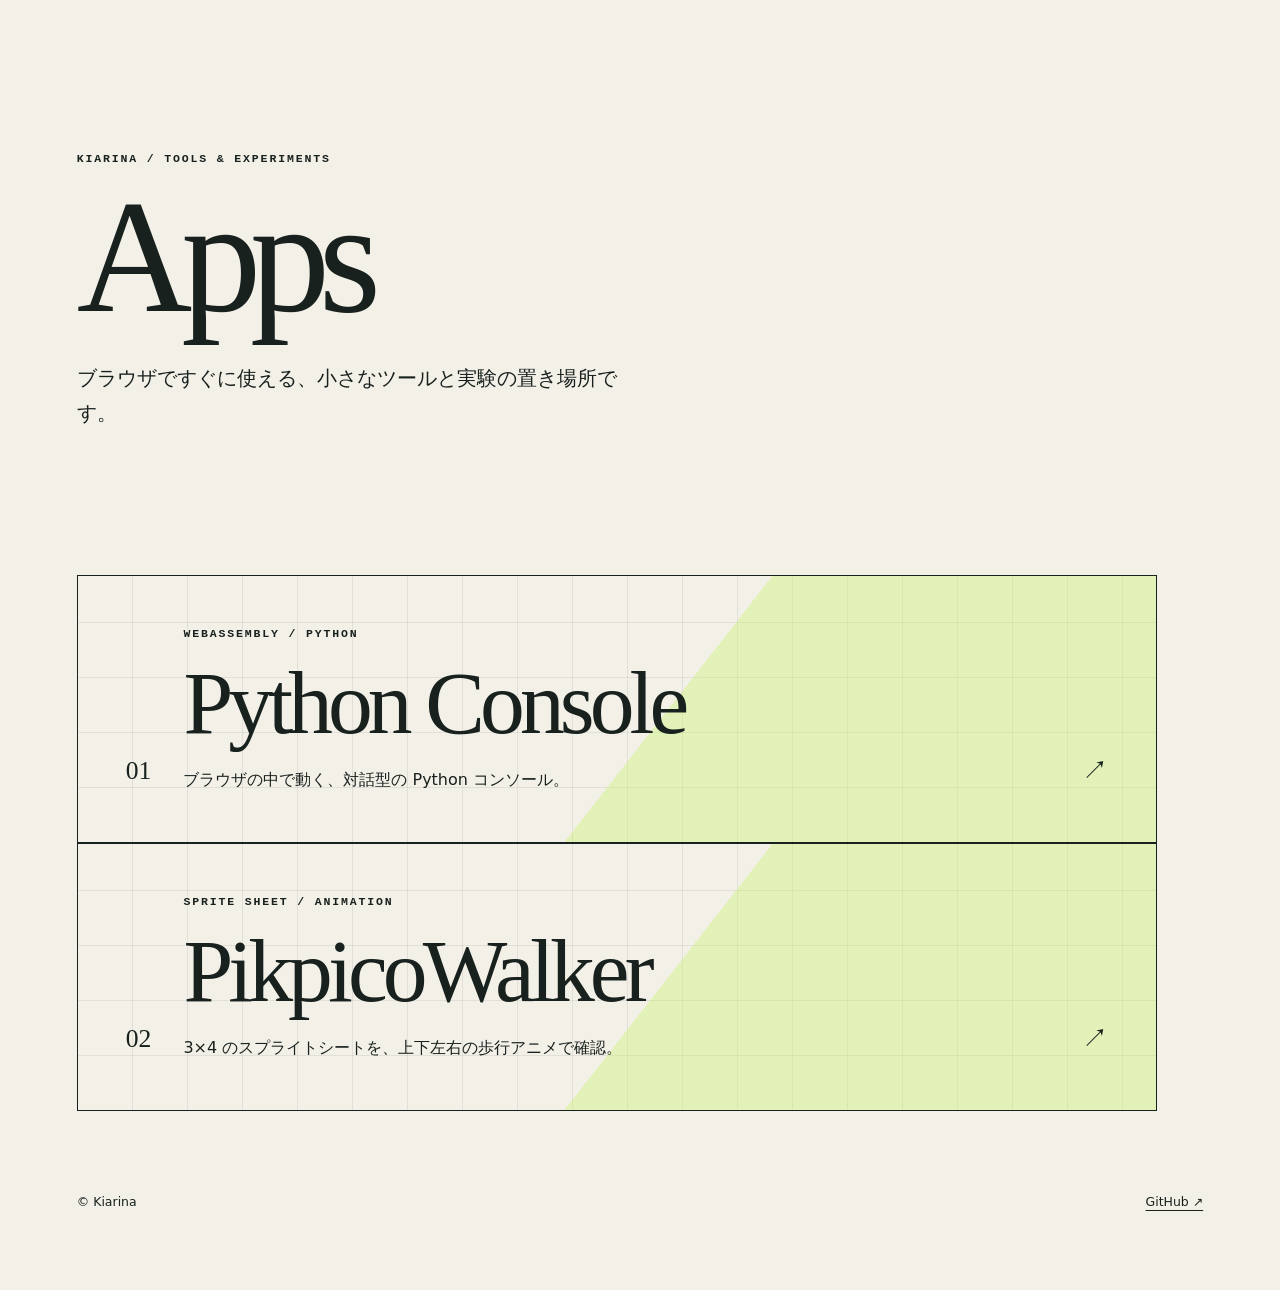
<file: index.html>
<!doctype html>
<html lang="ja">
  <head>
    <meta charset="utf-8">
    <meta name="viewport" content="width=device-width, initial-scale=1">
    <meta name="description" content="Kiarinaが制作しているWebアプリの入口。">
    <title>Kiarina Apps</title>
    <link rel="canonical" href="https://kiarina.github.io/apps/">
    <link rel="stylesheet" href="./assets/style.css">
  </head>
  <body>
    <main class="hub-shell">
      <header class="hub-header">
        <p class="eyebrow">KIARINA / TOOLS &amp; EXPERIMENTS</p>
        <h1>Apps</h1>
        <p class="hub-intro">ブラウザですぐに使える、小さなツールと実験の置き場所です。</p>
      </header>

      <section class="app-grid" aria-label="Apps">
        <a class="app-card" href="./python-console/">
          <span class="card-number">01</span>
          <div>
            <p class="app-status">WEBASSEMBLY / PYTHON</p>
            <h2>Python Console</h2>
            <p>ブラウザの中で動く、対話型の Python コンソール。</p>
          </div>
          <span class="card-arrow" aria-hidden="true">↗</span>
        </a>
        <a class="app-card" href="https://pikpico.blazeworks.jp/walker">
          <span class="card-number">02</span>
          <div>
            <p class="app-status">SPRITE SHEET / ANIMATION</p>
            <h2>PikpicoWalker</h2>
            <p>3×4 のスプライトシートを、上下左右の歩行アニメで確認。</p>
          </div>
          <span class="card-arrow" aria-hidden="true">↗</span>
        </a>
      </section>

      <footer class="hub-footer">
        <span>© Kiarina</span>
        <a href="https://github.com/kiarina/apps">GitHub ↗</a>
      </footer>
    </main>
  </body>
</html>
</file>
<file: assets/style.css>
:root {
  --ink: #18211e;
  --paper: #f3f0e8;
  --acid: #c7f36b;
  --blue: #668fa3;
  --line: rgba(24, 33, 30, 0.16);
}

* {
  box-sizing: border-box;
}

body {
  margin: 0;
  background: var(--paper);
  color: var(--ink);
  font-family: "Hiragino Sans", "Yu Gothic", "Noto Sans JP", system-ui, sans-serif;
  line-height: 1.75;
}

a {
  color: inherit;
}

::selection {
  background: var(--acid);
}

.hub-shell {
  display: flex;
  flex-direction: column;
  min-height: 100vh;
  padding: clamp(2rem, 6vw, 5rem);
}

.hub-header {
  max-width: 780px;
  padding-top: 8vh;
}

.eyebrow,
.app-status {
  margin: 0 0 1rem;
  font-family: ui-monospace, SFMono-Regular, Menlo, monospace;
  font-size: 0.72rem;
  font-weight: 700;
  letter-spacing: 0.16em;
}

.hub-header h1 {
  margin: 0;
  font-family: Georgia, "Times New Roman", serif;
  font-size: clamp(4.5rem, 14vw, 10rem);
  font-weight: 400;
  letter-spacing: -0.07em;
  line-height: 0.9;
}

.hub-intro {
  max-width: 550px;
  margin: 2rem 0 0;
  font-size: clamp(1rem, 2vw, 1.25rem);
}

.app-grid {
  width: 100%;
  max-width: 1080px;
  margin-top: clamp(4rem, 12vw, 9rem);
}

.app-card {
  display: grid;
  grid-template-columns: auto 1fr auto;
  gap: clamp(1rem, 3vw, 2rem);
  align-items: end;
  min-height: 250px;
  padding: clamp(1.5rem, 4vw, 3rem);
  border: 1px solid var(--ink);
  background:
    linear-gradient(128deg, transparent 54%, rgba(199, 243, 107, 0.38) 54%),
    repeating-linear-gradient(90deg, transparent 0 54px, var(--line) 55px),
    repeating-linear-gradient(0deg, transparent 0 54px, var(--line) 55px);
  color: inherit;
  text-decoration: none;
  transition: background-color 180ms ease, transform 180ms ease;
}

.app-card:hover,
.app-card:focus-visible {
  background-color: rgba(199, 243, 107, 0.28);
  transform: translateY(-4px);
}

.app-card:focus-visible {
  outline: 3px solid var(--blue);
  outline-offset: 4px;
}

.card-number,
.card-arrow {
  font-family: Georgia, "Times New Roman", serif;
  font-size: 1.6rem;
}

.app-card h2 {
  margin: 0;
  font-family: Georgia, "Times New Roman", serif;
  font-size: clamp(2.6rem, 7vw, 5.6rem);
  font-weight: 400;
  letter-spacing: -0.055em;
  line-height: 0.95;
}

.app-card p:last-child {
  margin: 1.3rem 0 0;
}

.hub-footer {
  display: flex;
  flex-wrap: wrap;
  gap: 1.5rem;
  justify-content: space-between;
  margin-top: auto;
  padding-top: 5rem;
  font-size: 0.78rem;
}

.hub-footer a {
  text-underline-offset: 0.3em;
}

@media (prefers-reduced-motion: reduce) {
  .app-card {
    transition: none;
  }
}

@media (max-width: 560px) {
  .app-card {
    grid-template-columns: 1fr auto;
  }

  .card-number {
    display: none;
  }
}
</file>
